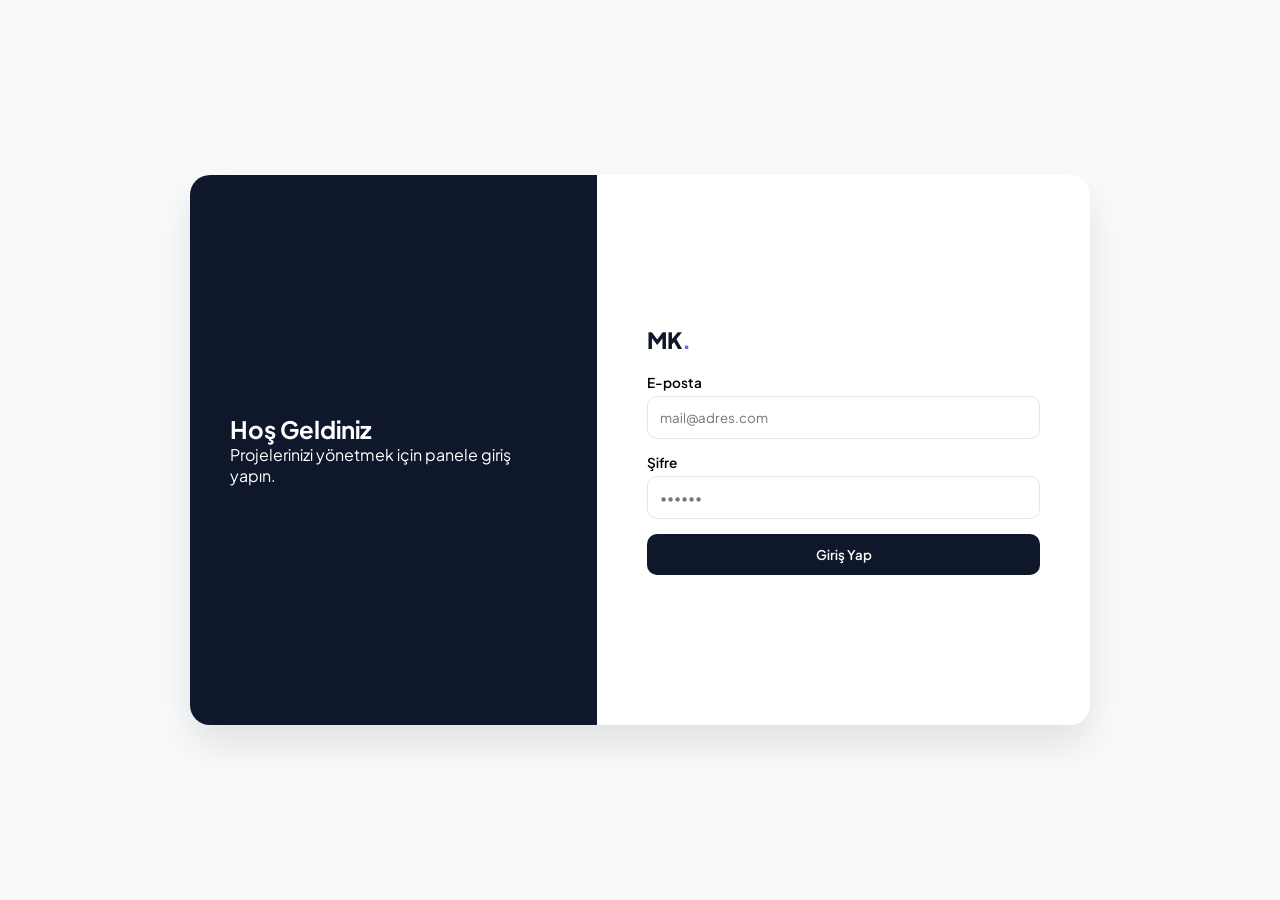
<file: login.html>
<!DOCTYPE html>
<html lang="tr">
<head>
    <meta charset="UTF-8">
    <title>Giriş Yap</title>
    <link rel="stylesheet" href="css/style.css">
    <link rel="stylesheet" href="https://cdnjs.cloudflare.com/ajax/libs/font-awesome/6.0.0/css/all.min.css">
</head>
<body class="login-page">

    <div class="login-card">
        <div class="login-left">
            <h2>Hoş Geldiniz</h2>
            <p>Projelerinizi yönetmek için panele giriş yapın.</p>
        </div>
        <div class="login-right">
            <div style="width: 100%;">
                <div class="logo-text">MK<span>.</span></div>
                <form action="index.html"> <div class="login-field">
                        <label>E-posta</label>
                        <input type="email" placeholder="mail@adres.com" required>
                    </div>
                    <div class="login-field">
                        <label>Şifre</label>
                        <input type="password" placeholder="••••••" required>
                    </div>
                    <button type="submit" class="login-btn">Giriş Yap</button>
                </form>
            </div>
        </div>
    </div>

</body>
</html>
</file>
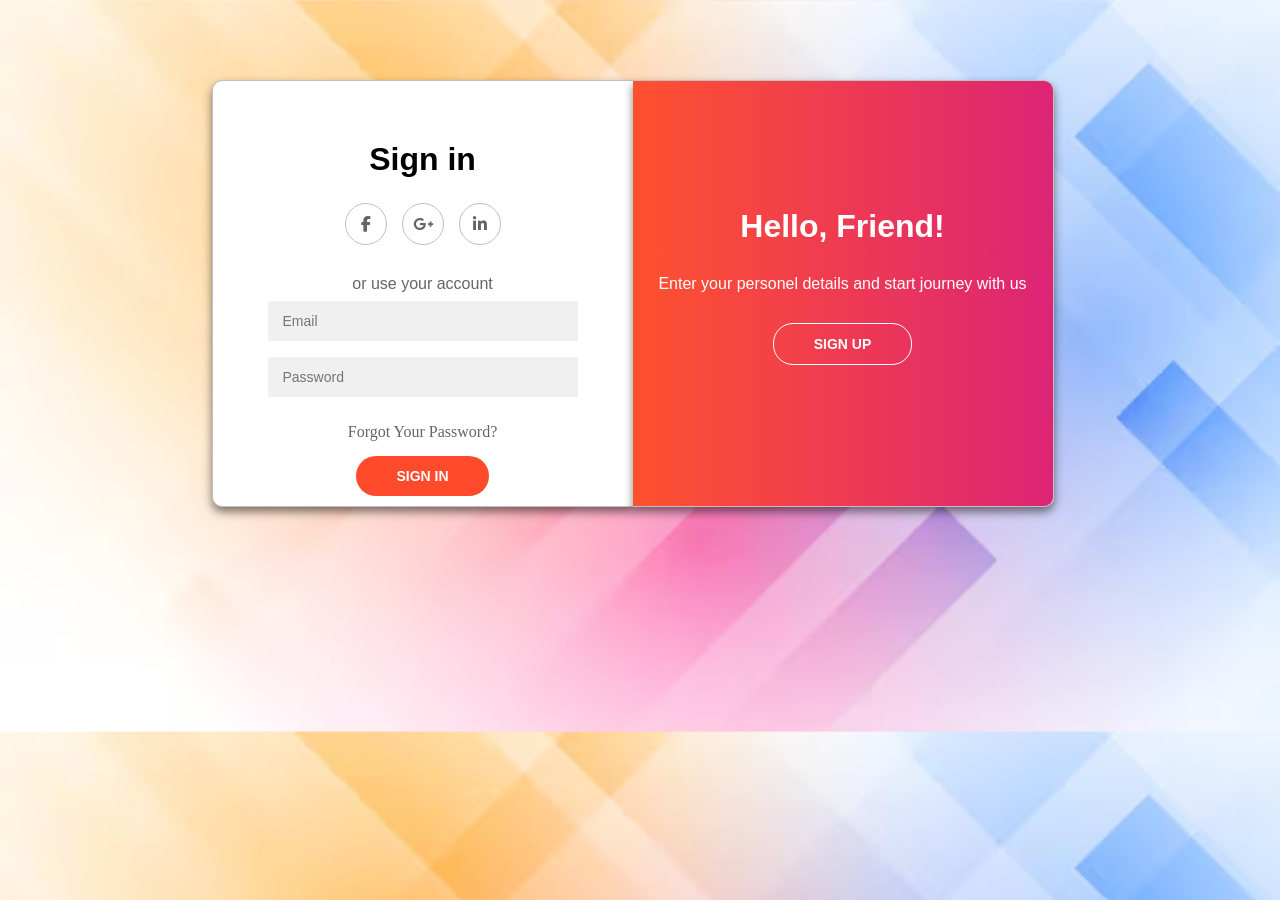
<file: LoginPage.html>
<!DOCTYPE html>
<html>
<head>
    <title></title>
    <link href="CSS/Login_SignIn_CSS.css" rel="stylesheet" />
    <link href="https://cdnjs.cloudflare.com/ajax/libs/font-awesome/6.4.0/css/all.min.css" rel="stylesheet" />
</head>
<body>
    <form id="form1" method="post">
        <div class="container">
            <div class="left-box shadow">
                <h1>Sign in</h1>
                <div class="socialContainer">
                    <a href="#" class="social"><i class="fab fa-facebook-f"></i></a>
                    <a href="#" class="social"><i class="fab fa-google-plus-g"></i></a>
                    <a href="#" class="social"><i class="fab fa-linkedin-in"></i></a>
                </div>
                <p>or use your account</p>
                <div class="box">
                    <input type="text" id="tb_mail" name="tb_mail" class="textbox" placeholder="Email" />
                </div>
                <div class="box">
                    <input type="password" id="tb_password" name="tb_password" class="textbox" placeholder="Password" />
                </div>
                <br />
                <a href="#">Forgot Your Password?</a>
                <div>
                    <button type="submit" id="btn_signIn" class="button">SIGN IN</button>
                </div>

                <div id="pnl_text" class="warningText" style="display:none;">
                    <span id="lbl_text"></span>
                </div>
            </div>

            <div class="right-box shadow">
                <h1>Hello, Friend!</h1>
                <p>Enter your personel details and start journey with us</p>
                <div>
                    <button type="button" id="btn_signUp" class="button"
                        onclick="window.location.href='SignUp.html'">SIGN UP</button>
                </div>
            </div>
        </div>
    </form>
    <script>
        document.getElementById("btn_signIn").addEventListener("click", function(e) {
            e.preventDefault();
            const email = document.getElementById("tb_mail").value;
            const password = document.getElementById("tb_password").value;

            if (!email || !password) {
                showWarning("Lütfen tüm alanları doldurun.");
            }
        });

        function showWarning(message) {
            const panel = document.getElementById("pnl_text");
            const label = document.getElementById("lbl_text");
            label.textContent = message;
            panel.style.display = "block";
        }
    </script>
</body>
</html>
</file>
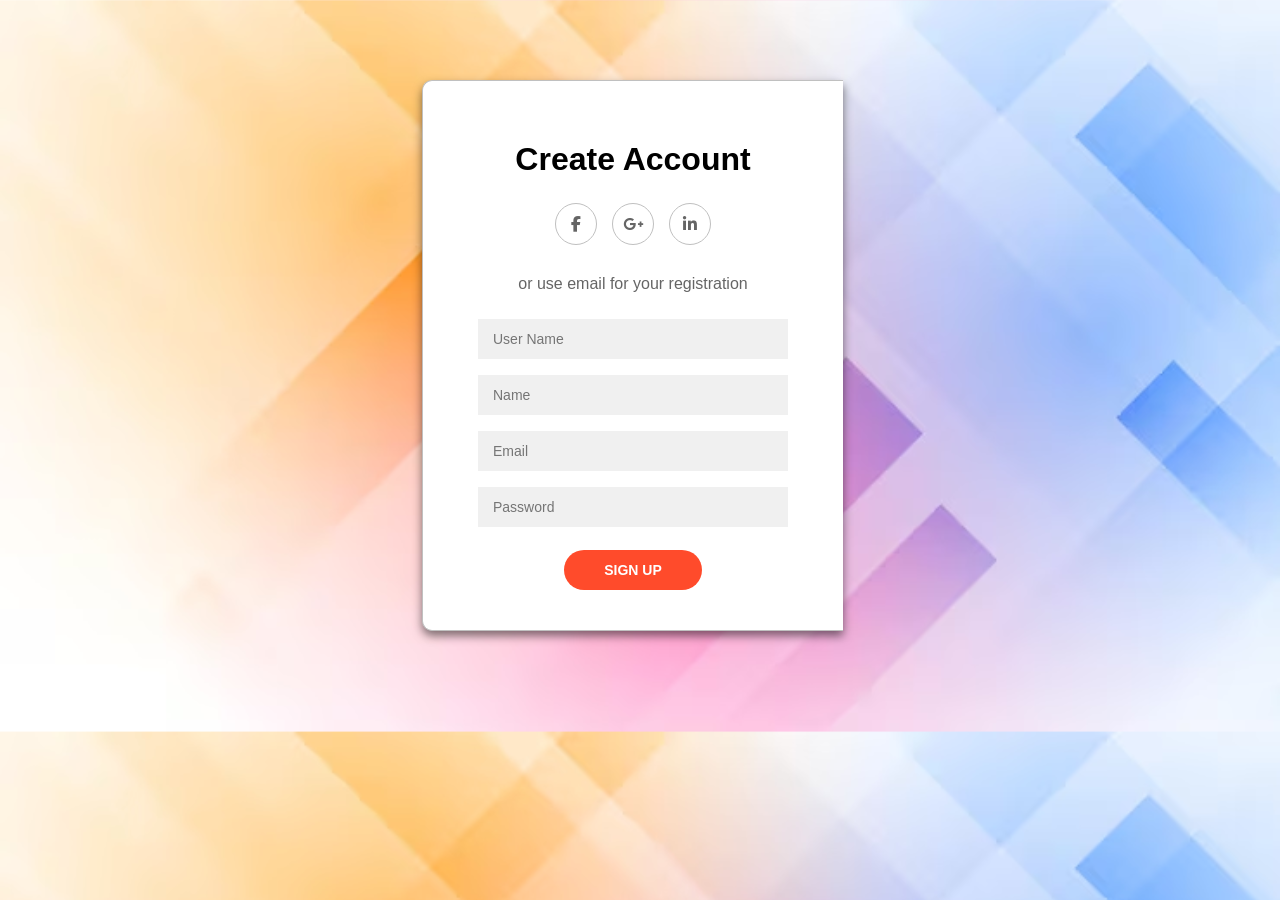
<file: SignUp.html>
<!DOCTYPE html>
<html xmlns="http://www.w3.org/1999/xhtml">
<head>
    <title></title>
    <link href="CSS/Login_SignIn_CSS.css" rel="stylesheet" />
    <link href="https://cdnjs.cloudflare.com/ajax/libs/font-awesome/6.4.0/css/all.min.css" rel="stylesheet" />
</head>
<body>
    <form id="form1" method="post">
        <div class="container">
            <div class="left-box shadow" style="padding-bottom: 40px">
                <h1>Create Account</h1>
                <div class="socialContainer">
                    <a href="#" class="social"><i class="fab fa-facebook-f"></i></a>
                    <a href="#" class="social"><i class="fab fa-google-plus-g"></i></a>
                    <a href="#" class="social"><i class="fab fa-linkedin-in"></i></a>
                </div>
                <p>or use email for your registration</p>
                <br />
                <div class="box">
                    <input type="text" id="tb_userName" name="tb_userName" class="textbox" placeholder="User Name" />
                </div>
                <div class="box">
                    <input type="text" id="tb_name" name="tb_name" class="textbox" placeholder="Name" />
                </div>
                <div class="box">
                    <input type="email" id="tb_mail" name="tb_mail" class="textbox" placeholder="Email" />
                </div>
                <div class="box">
                    <input type="password" id="tb_password" name="tb_password" class="textbox" placeholder="Password" />
                </div>

                <div id="pnl_text" class="warningText" style="display:none;">
                    <span id="lbl_text"></span>
                </div>

                <div>
                    <button type="submit" id="btn_signUp" class="button">SIGN UP</button>
                </div>
            </div>
        </div>
    </form>

    <script>
        document.getElementById("btn_signUp").addEventListener("click", function (e) {
            e.preventDefault();

            const userName = document.getElementById("tb_userName").value.trim();
            const name = document.getElementById("tb_name").value.trim();
            const mail = document.getElementById("tb_mail").value.trim();
            const password = document.getElementById("tb_password").value.trim();

            // Tüm alanları kontrol et
            if (!userName || !name || !mail || !password) {
                showWarning("Lütfen tüm alanları doldurun.");
                return;
            }

            // Email format kontrolü
            const emailRegex = /^[^\s@]+@[^\s@]+\.[^\s@]+$/;
            if (!emailRegex.test(mail)) {
                showWarning("Lütfen geçerli bir email adresi girin.");
                return;
            }

            // Şifre uzunluk kontrolü
            if (password.length < 6) {
                showWarning("Şifre en az 6 karakter olmalıdır.");
                return;
            }

            // Hata yoksa uyarıyı gizle ve devam et
            hideWarning();
            alert("Kayıt başarılı! Giriş sayfasına yönlendiriliyorsunuz.");
            window.location.href = "Login.html";
        });

        function showWarning(message) {
            const panel = document.getElementById("pnl_text");
            const label = document.getElementById("lbl_text");
            label.textContent = message;
            panel.style.display = "block";
        }

        function hideWarning() {
            const panel = document.getElementById("pnl_text");
            panel.style.display = "none";
        }
    </script>

</body>
</html>
</file>
<file: css/style.css>
/* --- 1. ORTAK SIFIRLAMALAR (Her iki sayfa için) --- */
@import url('https://fonts.googleapis.com/css2?family=Plus+Jakarta+Sans:wght@300;400;500;600;700&display=swap');

:root {
    --primary: #6366f1;
    --dark: #0f172a;
    --bg-light: #f8fafc;
    --text-main: #1e293b;
    --text-muted: #64748b;
    --border: #e2e8f0;
    --white: #ffffff;
}

* { margin: 0; padding: 0; box-sizing: border-box; font-family: 'Plus Jakarta Sans', sans-serif; }
a { text-decoration: none; transition: 0.3s; }
ul { list-style: none; }

/* --- 2. LOGIN SAYFASI STİLLERİ (.login-page altında) --- */
.login-page {
    background-color: var(--bg-light);
    height: 100vh;
    display: flex;
    align-items: center;
    justify-content: center;
}

.login-card {
    background: var(--white);
    width: 900px;
    height: 550px;
    display: flex;
    border-radius: 20px;
    overflow: hidden;
    box-shadow: 0 20px 40px rgba(0,0,0,0.1);
}

.login-left { flex: 1; background: var(--dark); color: white; padding: 40px; display: flex; flex-direction: column; justify-content: center; }
.login-right { flex: 1.2; padding: 50px; display: flex; align-items: center; }

.login-field { margin-bottom: 15px; }
.login-field label { display: block; font-size: 0.85rem; font-weight: 600; margin-bottom: 5px; }
.login-field input { width: 100%; padding: 12px; border: 1px solid var(--border); border-radius: 10px; outline: none; }
.login-field input:focus { border-color: var(--primary); }

.login-btn { width: 100%; background: var(--dark); color: white; padding: 12px; border: none; border-radius: 10px; cursor: pointer; font-weight: 600; }
.login-btn:hover { background: var(--primary); }

/* --- 3. INDEX (DASHBOARD) SAYFASI STİLLERİ (.index-page altında) --- */
.index-page { background-color: var(--bg-light); display: flex; min-height: 100vh; }

.sidebar {
    width: 260px;
    background: var(--dark);
    color: white;
    padding: 30px 20px;
    position: fixed;
    height: 100vh;
}

.main-content { margin-left: 260px; width: calc(100% - 260px); padding: 40px; }

.menu-link {
    display: flex;
    align-items: center;
    color: #94a3b8;
    padding: 12px;
    border-radius: 10px;
    margin-bottom: 5px;
}
.menu-link.active, .menu-link:hover { background: rgba(255,255,255,0.05); color: white; }
.menu-link i { margin-right: 12px; }

.stats-row { display: grid; grid-template-columns: repeat(3, 1fr); gap: 20px; margin-top: 30px; }
.card { background: var(--white); padding: 20px; border-radius: 15px; border: 1px solid var(--border); }

.logo-text { font-size: 1.4rem; font-weight: 800; margin-bottom: 40px; color: var(--white); }
.logo-text span { color: var(--primary); }
.index-page .logo-text { color: white; } /* Dashboardda logo beyaz */
.login-page .logo-text { color: var(--dark); margin-bottom: 20px; } /* Loginde logo koyu */

/* Mobil Uyumluluk */
@media (max-width: 768px) {
    .login-card { width: 95%; flex-direction: column; height: auto; }
    .login-left { display: none; }
    .sidebar { width: 70px; }
    .sidebar span { display: none; }
    .main-content { margin-left: 70px; width: calc(100% - 70px); }
    .stats-row { grid-template-columns: 1fr; }
}
</file>
<file: CSS/Login_SignIn_CSS.css>
* {
    margin: 0;
    padding: 0;
}

body {
    background-image: url(../Images/abstract-bright-geometric-line-modern-wallpaper-design_1017-60099.jpg);
    background-size: 100%;
}

.shadow {
    -webkit-box-shadow: 0px 5px 10px 0px rgba(0,0,0,0.5);
    box-shadow: 0px 5px 10px 0px rgba(0,0,0,0.5);
}

p {
    color: white;
    padding-top: 30px;
    font-family: 'Poppins', 'Montserrat', sans-serif;
}

.container {
    display: flex;
    justify-content: center;
    margin-top: 80px;
    margin-right: 15px;
}

.left-box, .right-box {
    text-align: center;
    width: 400px;
    padding: 10px;
    border: 1px solid silver;
}

.right-box {
    background: linear-gradient(to right, #FF512F, #DD2476); /* Geçişli renkler böyle yazılır */
    border-top-right-radius: 10px;
    border-bottom-right-radius: 10px;
    border-left: none;
    padding-top: 10%;
    padding-bottom: 10%;
}

    .right-box h1 {
        font-family: 'Poppins', 'Montserrat', sans-serif;
        color: white;
        font-weight: 900;
    }

    .right-box .button {
        background: linear-gradient(to right, #FF512F, #DD2476);
        border: 1px solid white;
        color: white;
        margin-top: 30px;
        background: transparent;
    }

.left-box {
    border-top-left-radius: 10px;
    border-bottom-left-radius: 10px;
    border-right: none;
    padding-top: 60px;
    background-color: white;
}

    .left-box a {
        text-decoration: none;
        color: #656565;
    }

        .left-box a:hover {
            color: Highlight;
        }

    .left-box p {
        color: #656565;
    }

    .left-box h1 {
        font-family: 'Poppins', 'Montserrat', sans-serif;
        font-weight: 900;
        margin-bottom: 25px;
    }

    .left-box .button {
        background: #ff4b2b;
        color: #fff;
        margin-top: 15px;
    }

.button {
    font-family: 'Poppins', sans-serif;
    font-size: 14px;
    font-weight: 600;
    border: none;
    border-radius: 20px;
    padding: 12px 40px;
    cursor: pointer;
}

.textbox {
    width: 70%;
    padding: 12px 15px;
    margin: 8px 0;
    border: none;
    background: #f0f0f0;
    font-size: 14px;
    font-family: 'Poppins', sans-serif;
}

.socialContainer {
    display: flex;
    justify-content: center;
    gap: 15px;
}

.social {
    height: 40px;
    width: 40px;
    border: 1px solid silver;
    border-radius: 50%;
    display: flex;
    align-items: center;
    justify-content: center;
}

.warningText {
    font-family: 'Poppins', 'Montserrat', sans-serif;
    width: 300px;
    margin-top: 20px;
    margin-left: 40px;
    margin-bottom: 20px;
    padding: 10px;
    color: white;
    background-color: red;
    border-radius: 10px;
    border: 1px solid darkred;
}
</file>
